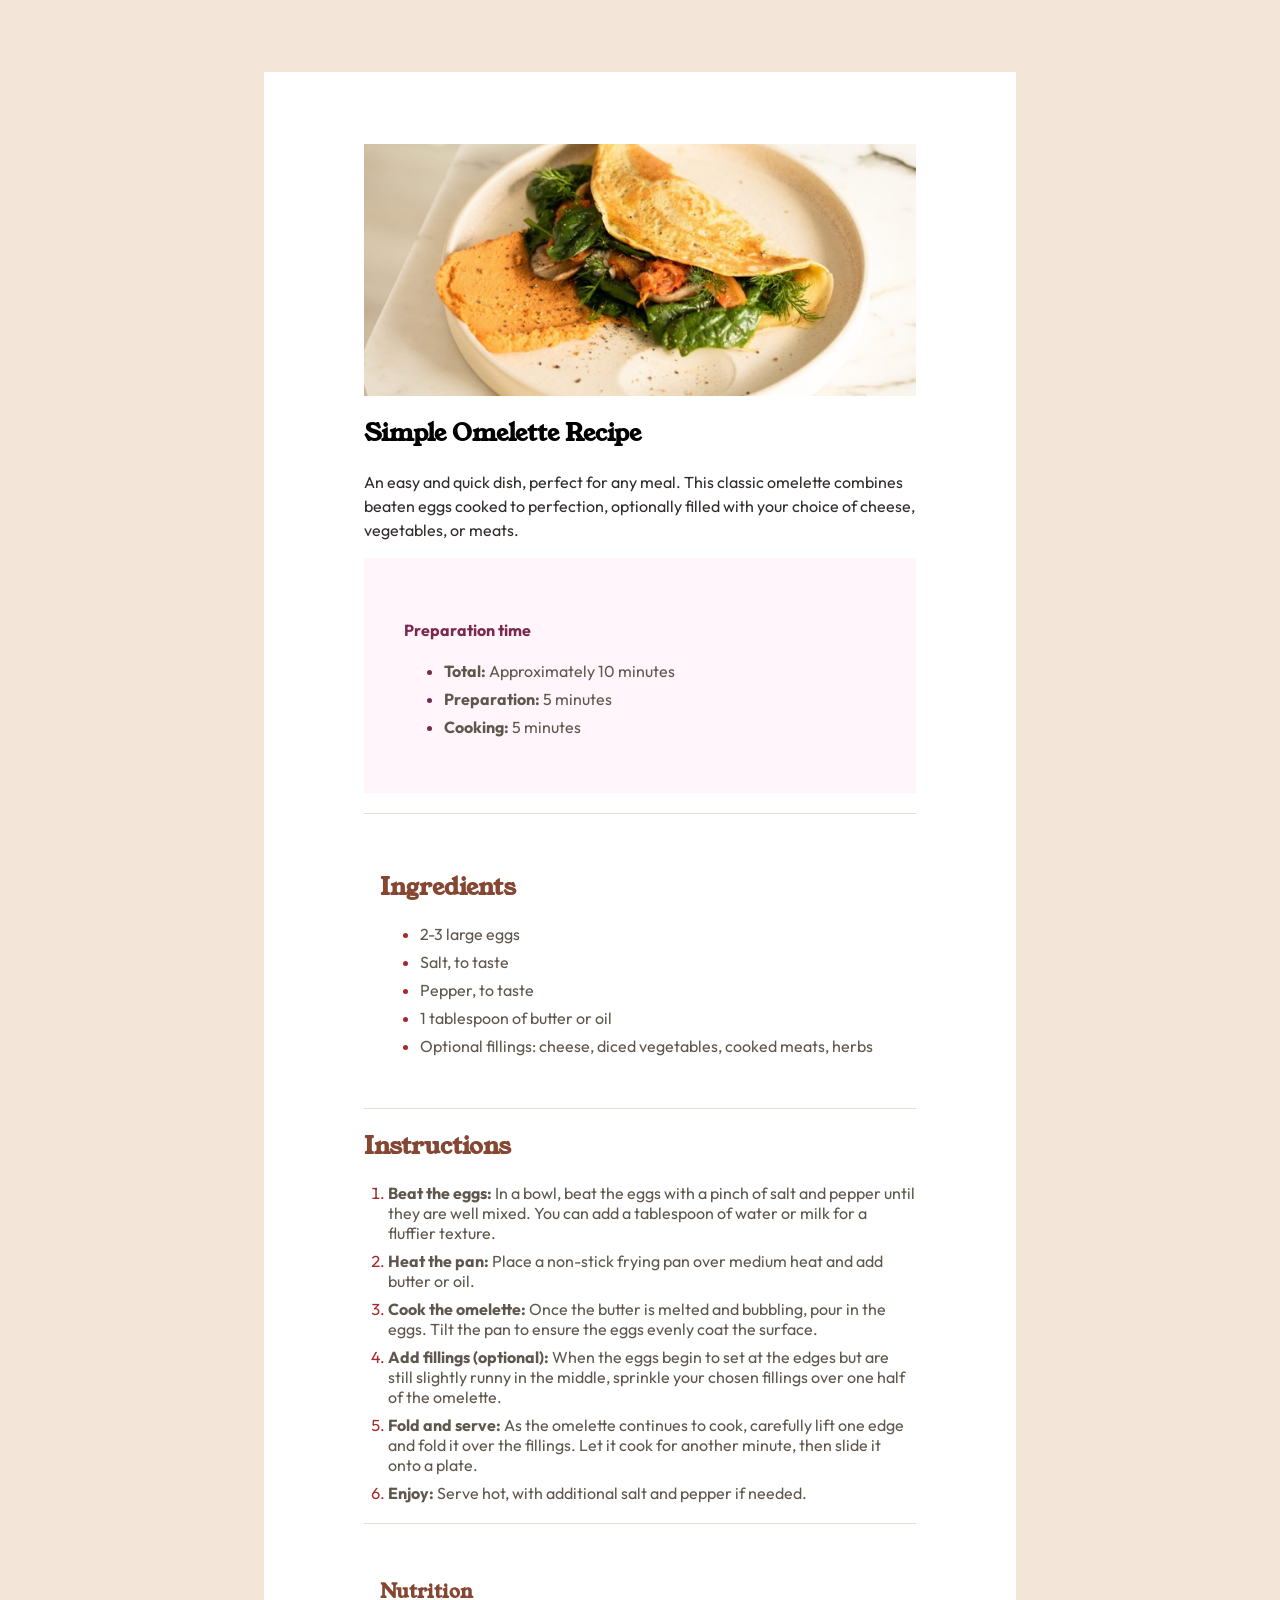
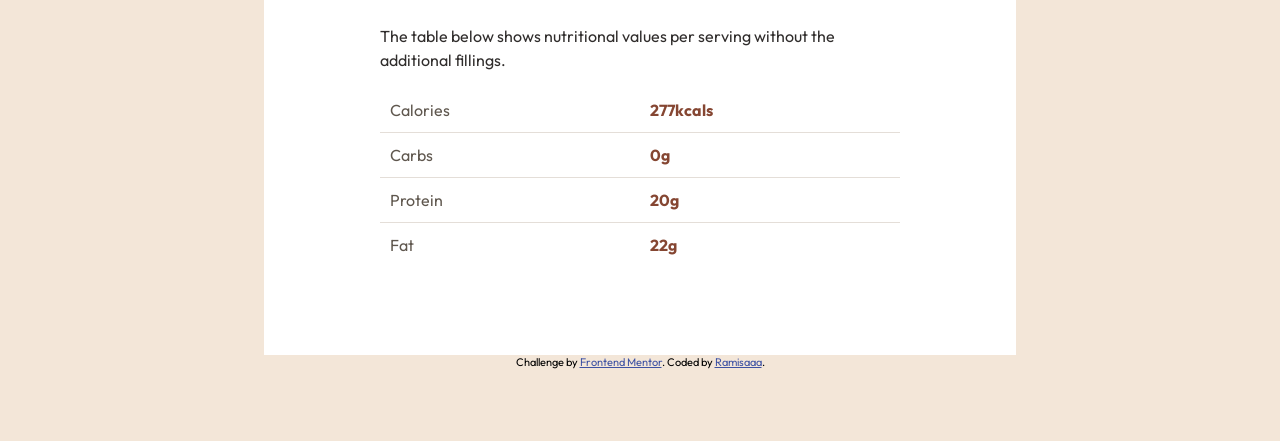
<file: index.html>
<!DOCTYPE html>
<html lang="en">
<head>
  <meta charset="UTF-8">
  <meta name="viewport" content="width=device-width, initial-scale=1.0"> <!-- displays site properly based on user's device -->

  <link rel="icon" type="image/png" sizes="32x32" href="./assets/images/favicon-32x32.png">
  <link href="https://fonts.googleapis.com/css2?family=Outfit:wght@400;600;700&family=Young+Serif&display=swap" rel="stylesheet">
  <link rel="stylesheet" href="style.css">
  <title>Frontend Mentor | Recipe page</title>

  <style>
    .attribution { font-size: 0.6875rem; text-align: center; }
    .attribution a { color: hsl(228, 45%, 44%); }
  </style>
</head>
<body>
  <main>
<div class ="Recipe">
  <article class="card">
<img src="./assets/images/image-omelette.jpeg" alt="Omelette Image">
  <h1>Simple Omelette Recipe</h4>

  <p>An easy and quick dish, perfect for any meal. This classic omelette combines beaten eggs cooked 
  to perfection, optionally filled with your choice of cheese, vegetables, or meats.</p>
    <div class="PrepTime">
      <article class="card">
        <h4>Preparation time</h4>
        <p><ul>
        <strong><li>Total:</strong> Approximately 10 minutes</li>
        <strong><li>Preparation:</strong> 5 minutes</li>
        <strong><li>Cooking:</strong> 5 minutes</li>
        </p></ul>
      </article>
    </div>
    <div class="line"></div>
    <div class="Ingredients">
  <h2>Ingredients</h2>
<ul>
  <li>2-3 large eggs</li>
  <li>Salt, to taste</li>
  <li>Pepper, to taste</li>
  <li>1 tablespoon of butter or oil</li>
  <li>Optional fillings: cheese, diced vegetables, cooked meats, herbs</li>
</ul>
</div>
<div class="line"></div>
<div class="Instructions">
  <h2>Instructions</h2>
<p><ol>
  <li><strong>Beat the eggs:</strong> In a bowl, beat the eggs with a pinch of salt and pepper until they are well mixed. 
  You can add a tablespoon of water or milk for a fluffier texture.</li>

  <li><strong>Heat the pan:</strong> Place a non-stick frying pan over medium heat and add butter or oil.</li>

  <li><strong>Cook the omelette:</strong> Once the butter is melted and bubbling, pour in the eggs. Tilt the pan to ensure 
  the eggs evenly coat the surface.</li>

  <li><strong>Add fillings (optional):</strong> When the eggs begin to set at the edges but are still slightly runny in the 
  middle, sprinkle your chosen fillings over one half of the omelette.</li>

  <li><strong>Fold and serve:</strong> As the omelette continues to cook, carefully lift one edge and fold it over the 
  fillings. Let it cook for another minute, then slide it onto a plate.</li>

  <li><strong>Enjoy:</strong> Serve hot, with additional salt and pepper if needed.</li>
</p></ol>
</div>
<div class="line"></div>
<div class="Nutrition">
  <h3>Nutrition</h3>
<p>
  The table below shows nutritional values per serving without the additional fillings.</p>
<table>
  <tr>
    <td>Calories</td>
    <td class = "brown-header"><strong>277kcals</strong></td>
  </tr>
  <tr>
    <td>Carbs</td>
    <td class = "brown-header"><strong>0g</strong></td>
  </tr>
  <tr>
    <td>Protein</td>
    <td class = "brown-header"><strong>20g</strong></td>
  </tr>
  <tr>
    <td>Fat</td>
    <td class = "brown-header"><strong>22g</strong></td>
  </tr>
</table>
</div>  
</main>
  <footer class="attribution">
    Challenge by <a href="https://www.frontendmentor.io?ref=challenge">Frontend Mentor</a>. 
    Coded by <a href="#">Ramisaaa</a>.
  </footer>
  </article>
  </div>
</body>
</html>
</file>
<file: style.css>
body{
    background-color: hsl(30, 54%, 90%);
    display:flex;
    text-align: left;
    flex-direction: column;
    padding-left: 16rem;
    padding-right: 16rem;
    padding-top: 4rem;
    padding-bottom: 4rem;
    font-family: 'Outfit', sans-serif;
    overflow-x: hidden;
}
* {
    box-sizing: border-box;
}

h1, h2, h3 {
    font-family: 'Young Serif', serif;
}
h2,h3{
    color: hsl(14, 45%, 36%);
}
p{
    color: hsl(24, 5%, 18%);
    line-height: 1.5;
}
ol{
    padding-left: 1.5rem;
}
li::marker {
    color: brown;
}
li{
margin-bottom: 0.5rem;
color: hsl(30, 10%, 34%)
}
.line {
    border-bottom: 1px solid hsl(30, 18%, 87%);
    margin: 20px 0;
}
.card{
    flex: 1;
    border-radius: 20rem;
    max-width: 600px;
    width: 100%;
    margin: 0 auto;
    padding: 1.5rem;
}
img {
    width: 100%;
    height: auto;
    display: block;
}
.Recipe{
    background-color: white;
    padding: 3rem;
}
.Recipe p{
    text-emphasis-color: hsl(14, 45%, 36%);
}

.PrepTime{
    background-color: hsl(330, 100%, 98%);
    padding: 1rem;
}
.PrepTime li::marker{
    color: hsl(332, 51%, 32%);
}
.PrepTime h4{
    color: hsl(332, 51%, 32%);
}
.Ingredients{
    background-color: white;
    padding: 1rem;
}

.instructions{
    background-color: hsl(330, 100%, 98%);
    padding: 1rem;
}

.Nutrition{
    padding: 1rem;
}
table{
    border-collapse: collapse;
    width: 100%;
}
td{
    border-bottom: 1px solid hsl(30, 18%, 87%);
    padding: 12px 10px;
    text-align: left;
    color: hsl(30, 10%, 34%)
}
tr:last-child td {
    border-bottom: none;
}
td:first-child {
    width: 50%;
}

td:last-child {
    width: 50%;
    text-align: left;
}
.brown-header{
    background-color: white;
    color: hsl(14, 45%, 36%);
    text-align: center;
}
@media (max-width: 500px) {
    .card {
        padding: 1rem;
    }

    td {
        padding: 8px;
    }
}
</file>
